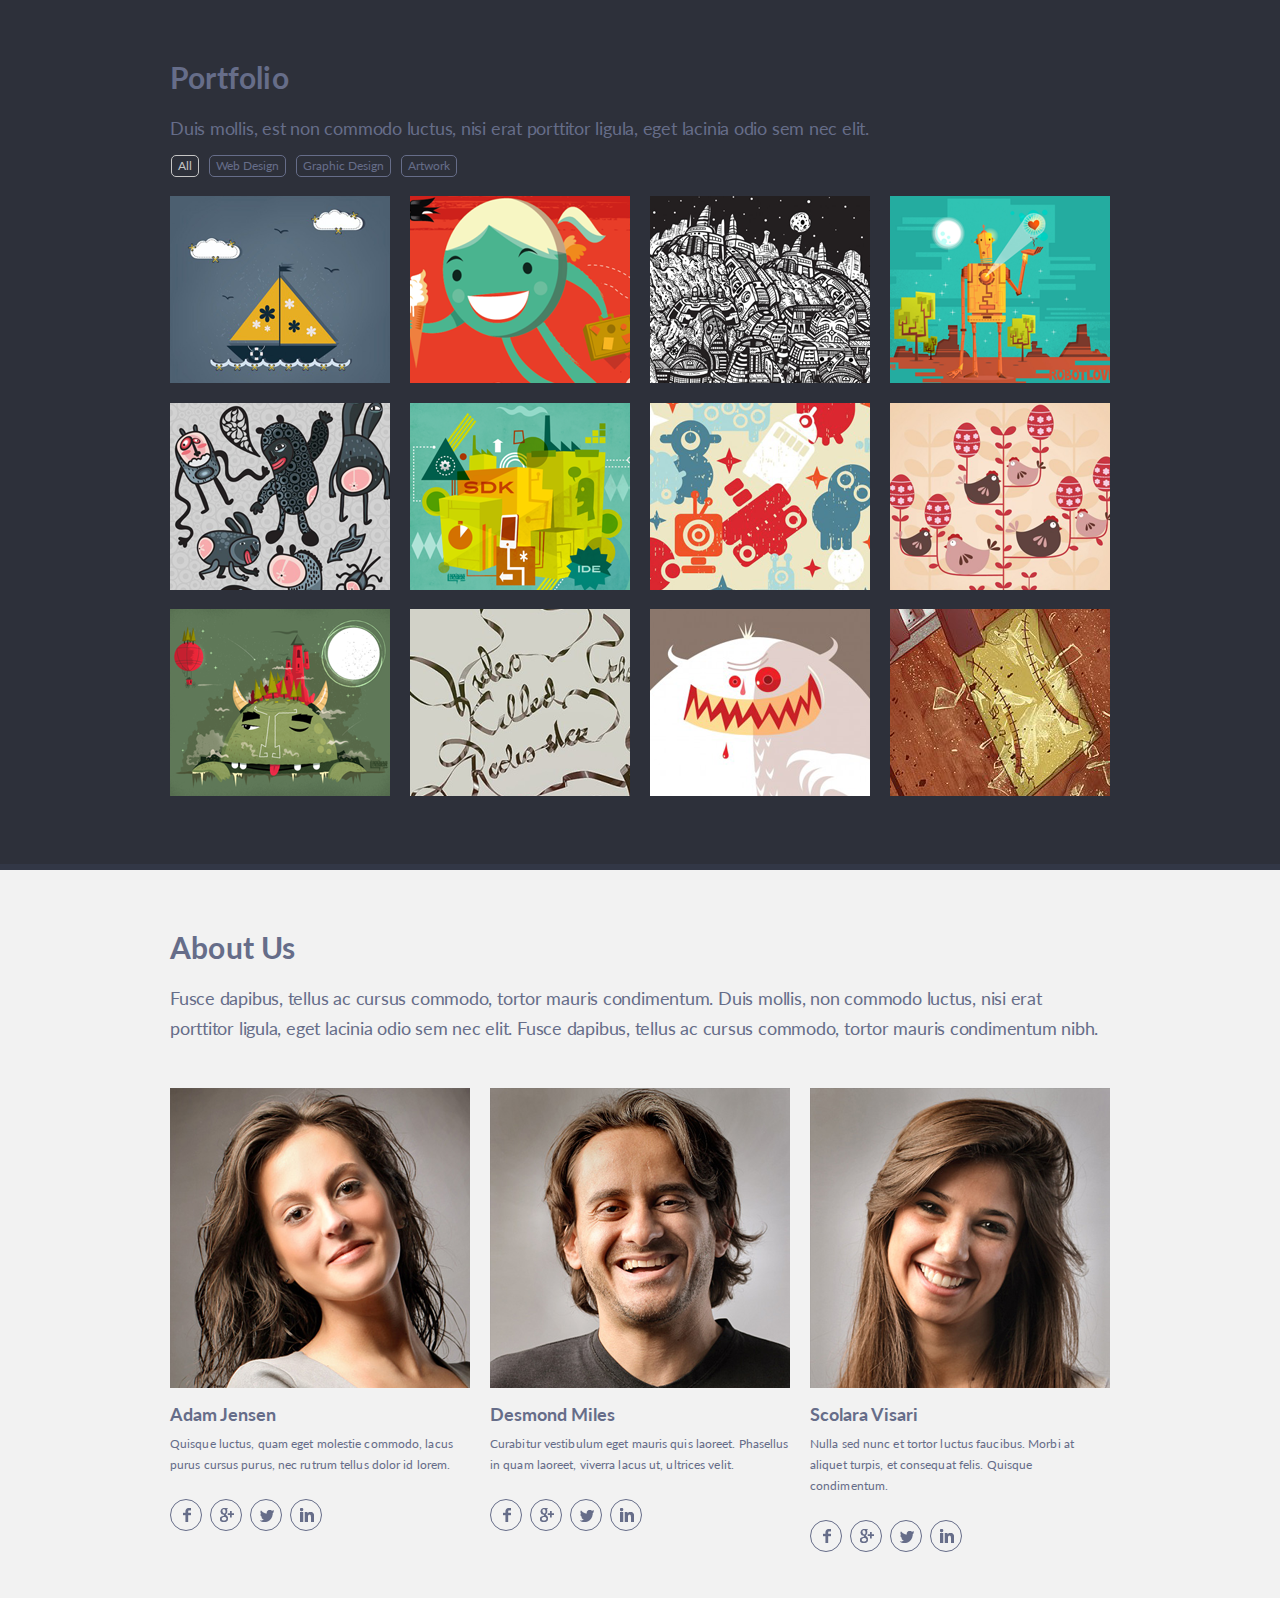
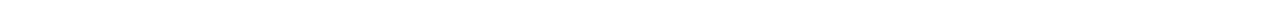
<file: singolo2.html>
<!DOCTYPE html>
<html lang="en">
<head>
	<meta charset="UTF-8">
	<title>Singolo</title>
	<link rel="stylesheet" href="singolo2.css">
	<link href="https://fonts.googleapis.com/css?family=Lato:400,700,900&display=swap" rel="stylesheet">
</head>
<body>
	<section class="portfolio">
		<div class="portfolio__wrapper">
			<h2 class="portfolio__header header">Portfolio</h2>
			<p class="portfolio__text paragraph">Duis mollis, est non commodo luctus, nisi erat porttitor ligula, eget lacinia odio sem nec elit.</p>
			<div class="portfolio__list">
				<ul class="portfolio__links-list">
					<a href="#" class="portfolio__link portfolio__link_active"><li>All</li></a>
					<a href="#" class="portfolio__link"><li>Web Design</li></a>
					<a href="#" class="portfolio__link"><li>Graphic Design</li></a>
					<a href="#" class="portfolio__link"><li>Artwork</li></a>
				</ul>
			</div>
			<div class="gallery">
				<img src="assets/gal-img-1.png" alt="image 1" class="gallery__item">
				<img src="assets/gal-img-2.png" alt="image 2" class="gallery__item">
				<img src="assets/gal-img-3.png" alt="image 3" class="gallery__item">
				<img src="assets/gal-img-4.png" alt="image 4" class="gallery__item">
				<img src="assets/gal-img-5.png" alt="image 5" class="gallery__item">
				<img src="assets/gal-img-6.png" alt="image 6" class="gallery__item">
				<img src="assets/gal-img-7.png" alt="image 7" class="gallery__item">
				<img src="assets/gal-img-8.png" alt="image 8" class="gallery__item">
				<img src="assets/gal-img-9.png" alt="image 9" class="gallery__item">
				<img src="assets/gal-img-10.png" alt="image 10" class="gallery__item">
				<img src="assets/gal-img-11.png" alt="image 11" class="gallery__item">
				<img src="assets/gal-img-12.png" alt="image 12" class="gallery__item">
				<img src="assets/gal-img-10.png" alt="image 10" class="gallery__item">
				<img src="assets/gal-img-11.png" alt="image 11" class="gallery__item">
				<img src="assets/gal-img-12.png" alt="image 12" class="gallery__item">
			</div>
		</div>
	</section>
	<section class="about">
		<div class="about__wrapper">
			<h2 class="about__header header">About Us</h2>
			<p class="about__text paragraph">Fusce dapibus, tellus ac cursus commodo, tortor mauris condimentum. Duis mollis, non commodo luctus, nisi erat porttitor ligula, eget lacinia odio sem nec elit. Fusce dapibus, tellus ac cursus commodo, tortor mauris condimentum nibh.</p>
			<div class="team">
				<div class="team__member">
					<img src="assets/adam.png" alt="Adam" class="team__member-photo">
					<div class="team__member-description">
						<span class="team__member-name">Adam Jensen</span>
						<p class="team__member-text paragraph">Quisque luctus, quam eget molestie commodo, lacus purus cursus purus, nec rutrum tellus dolor id lorem.</p>
						<ul class="media__list">
							<a href="#">
								<li class="media__item"><img src="assets/fb.png" alt="Facebook" class="fb"></li>
							</a>
							<a href="#">
								<li class="media__item"><img src="assets/gplus.png" alt="Google+" class="gplus"></li>
							</a>
							<a href="#">
								<li class="media__item"><img src="assets/tw.png" alt="Twitter" class="tw"></li>
							</a>
							<a href="#">
								<li class="media__item"><img src="assets/linkedin.png" alt="LinkedIn" class="linkedin"></li>
							</a>
						</ul>
					</div>
				</div>
				<div class="team__member">
					<img src="assets/desmond.png" alt="Desmond" class="team__member-photo">
					<div class="team__member-description">
						<span class="team__member-name">Desmond Miles</span>
						<p class="team__member-text paragraph">Curabitur vestibulum eget mauris quis laoreet. Phasellus in quam laoreet, viverra lacus ut, ultrices velit.</p>
						<ul class="media__list">
							<a href="#">
								<li class="media__item"><img src="assets/fb.png" alt="Facebook" class="fb"></li>
							</a>
							<a href="#">
								<li class="media__item"><img src="assets/gplus.png" alt="Google+" class="gplus"></li>
							</a>
							<a href="#">
								<li class="media__item"><img src="assets/tw.png" alt="Twitter" class="tw"></li>
							</a>
							<a href="#">
								<li class="media__item"><img src="assets/linkedin.png" alt="LinkedIn" class="linkedin"></li>
							</a>
						</ul>
					</div>
				</div>
				<div class="team__member">
					<img src="assets/scolara.png" alt="Scolara" class="team__member-photo">
					<div class="team__member-description">
						<span class="team__member-name">Scolara Visari</span>
						<p class="team__member-text paragraph">Nulla sed nunc et tortor luctus faucibus. Morbi at aliquet turpis, et consequat felis. Quisque condimentum.</p>
						<ul class="media__list">
							<a href="#">
								<li class="media__item"><img src="assets/fb.png" alt="Facebook" class="fb"></li>
							</a>
							<a href="#">
								<li class="media__item"><img src="assets/gplus.png" alt="Google+" class="gplus"></li>
							</a>
							<a href="#">
								<li class="media__item"><img src="assets/tw.png" alt="Twitter" class="tw"></li>
							</a>
							<a href="#">
								<li class="media__item"><img src="assets/linkedin.png" alt="LinkedIn" class="linkedin"></li>
							</a>
						</ul>
					</div>
				</div>
			</div>
		</div>
	</section>
</body>
</html>
</file>
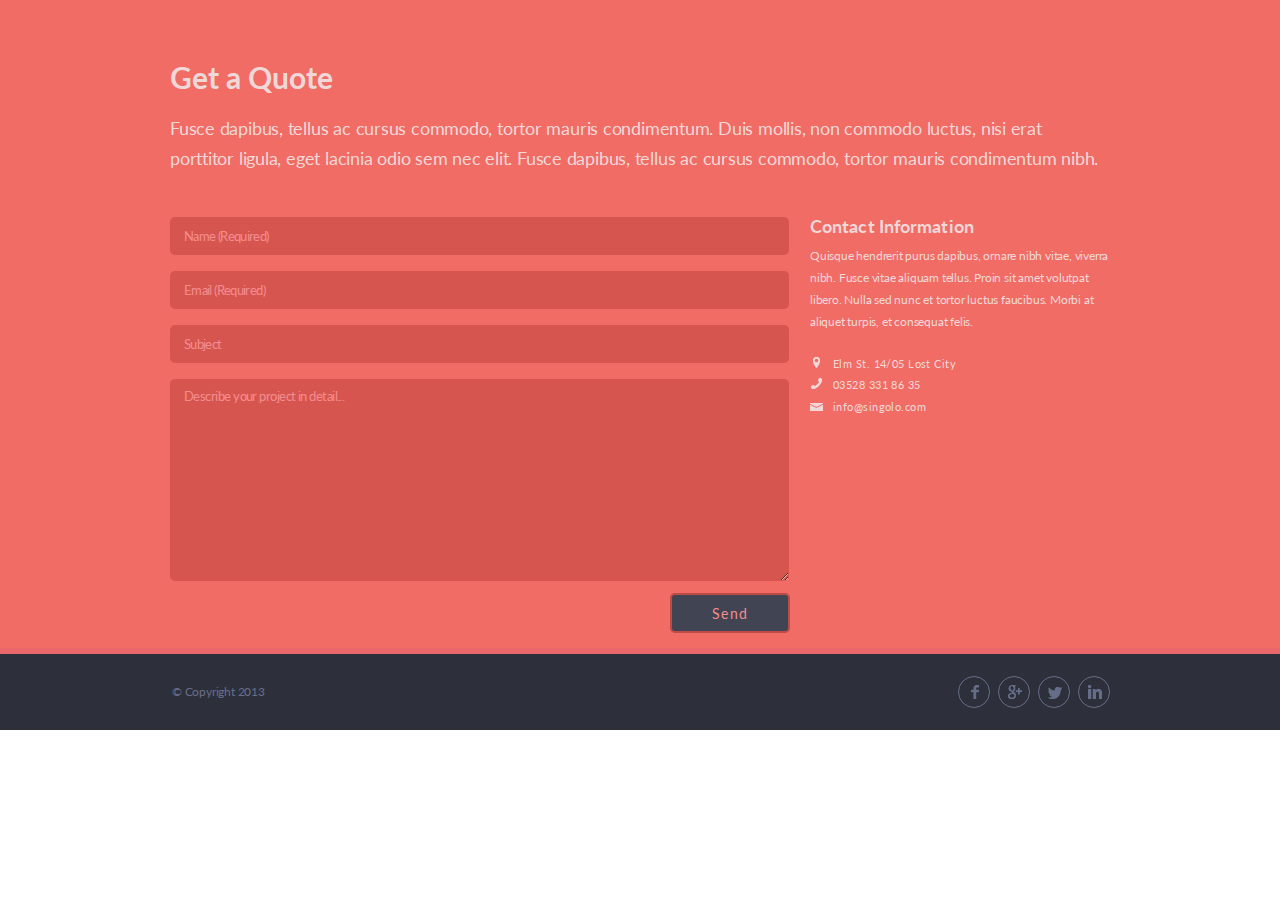
<file: singolo3.html>
<!DOCTYPE html>
<html lang="en">
<head>
	<meta charset="UTF-8">
	<title>Singolo</title>
	<link rel="stylesheet" href="singolo3.css">
	<link href="https://fonts.googleapis.com/css?family=Lato:400,700,900&display=swap" rel="stylesheet">
</head>
<body>
	<section class="get-a-quote">
		<div class="get-a-quote__wrapper">
			<h2 class="get-a-quote__header header">Get a Quote</h2>
			<p class="get-a-quote__text paragraph">Fusce dapibus, tellus ac cursus commodo, tortor mauris condimentum. Duis mollis, non commodo luctus, nisi erat porttitor ligula, eget lacinia odio sem nec elit. Fusce dapibus, tellus ac cursus commodo, tortor mauris condimentum nibh.</p>
			<div class="quote__form">
				<form action="#">
					<input type="text" name="name" class="quote__form_name-field" placeholder="Name (Required)" required>
					<input type="email" name="email" class="quote__form_email-field" placeholder="Email (Required)" required>
					<input type="text" name="subject" class="quote__form_subj-field" placeholder="Subject">
					<textarea name="description" class="quote__form_descr-field" placeholder="Describe your project in detail..."></textarea>
					<button type="submit" class="form__button">Send</button>
				</form>
			</div>
			<div class="contacts">
				<h3 class="contacts__header header">Contact Information</h3>
				<p class="contacts__text paragraph">Quisque hendrerit purus dapibus, ornare nibh vitae, viverra nibh. Fusce vitae aliquam tellus. Proin sit amet volutpat libero. Nulla sed nunc et tortor luctus faucibus. Morbi at aliquet turpis, et consequat felis.</p>
				<div class="contacts__links">
					 <ul class="contacts__list">
					 	<a href="#">
					 		<li class="contacts__list-item contacts__list-item-location">Elm St. 14/05 Lost City</li>
					 	</a>
					 	<a href="tel:+035283318635">
					 		<li class="contacts__list-item contacts__list-item-phone">03528 331 86 35</li>
					 	</a>
					 	<a href="mailto:info@singolo.com">
					 		<li class="contacts__list-item contacts__list-item-email">info@singolo.com</li>
					 	</a>
					 </ul>
				</div>
			</div>
		</div>		
	</section>
	<footer class="footer">
		<div class="footer__wrapper">
			<div class="footer__copyright">&copy; Copyright 2013</div>
			<div class="footer__media">
				<ul class="media__list">
					<li class="media__item"><a href="#"><img src="assets/fb.png" alt="Facebook" class="fb"></a></li>
					<li class="media__item"><a href="#"><img src="assets/gplus.png" alt="Google+" class="gplus"></a></li>
					<li class="media__item"><a href="#"><img src="assets/tw.png" alt="Twitter" class="tw"></a></li>
					<li class="media__item"><a href="#"><img src="assets/linkedin.png" alt="LinkedIn" class="linkedin"></a></li>
				</ul>
			</div>
		</div>
	</footer>
</body>
</html>
</file>
<file: singolo2.css>
* {
	margin: 0;
	padding: 0;
	font-family: Lato, sans-serif;
}

.portfolio {
	background-color: #2d303a;
	height: 864px;
	border-bottom: 6px solid #323746;
	color: #666d89;
}

.portfolio__wrapper {
	width: 940px;
	margin: 0 auto;
}

.header {
	padding: 59px 0 18px;
    font-size: 30px;
    letter-spacing: 0.2px;
}

.paragraph {
	font-size: 18px;
    letter-spacing: -0.22px;
    line-height: 30px;
}

.portfolio__list {
    margin: 12px 0 20px 1px;
}

.portfolio__links-list {
	list-style: none;
	font-size: 12px;
}

.portfolio__link {
	float: left;
	border: 1px solid #666d89;
	border-radius: 5px;
    padding: 2px 6px 3px;
    margin-right: 10px;
}

.portfolio__link {
	text-decoration: none;
	color: #666d89;
}

.portfolio__link_active {
	border: 1px solid #c5c5c5;
	color: #c5c5c5;
}

.portfolio__link:hover {
	border: 1px solid #c5c5c5;
	color: #c5c5c5;
}

.gallery {
	width: 940px;
	height: 600px;
	display: flex;
	flex-direction: column;
	flex-wrap: wrap;
	justify-content: space-between;
	align-content: space-between;
	padding-top: 19px;
	overflow: hidden;
}

.gallery__item {
	margin-right: 20px;
}

.about {
	height: 728px;
	background-color: #f2f2f2;
	border-bottom: 6px solid #fff;
	color: #666d89;
}

.about__wrapper {
	width: 940px;
	margin: 0 auto;
}

.team {
	display: flex;
	justify-content: space-between;
	margin-top: 45px;
}

.team__member {
	width: 300px;
}

.team__member-description {
	padding: 12px 0;
}

.team__member-name {
	height: 18px;
	overflow: hidden;
	font-weight: bold;
	font-size: 18px;
}

.team__member-text {
	font-size: 12px;
	line-height: 21px;
	letter-spacing: 0.1px;
	margin-top: 8px;
}

.media__list {
	list-style: none;
	margin-top: 24px;
}

.media__item {
	float: left;
	margin-right: 8px;
	width: 30px;
	height: 30px;
	border: 1px solid #666d89;
	border-radius: 50%;
}

.media__item:hover {
	background: #a8b2da;
}

.media__item img {
	position: relative;
	top: 21%;
}

.fb {
	left: 12px;
}

.gplus, .tw, .linkedin {
	left: 9px;
}
</file>
<file: singolo3.css>
* {
	margin: 0;
	padding: 0;
	font-family: Lato, sans-serif;
}

.get-a-quote {
	height: 648px;
	background-color: #f06c64;
	border-bottom: 6px solid #ea676b;
	color: #f0d8d9;
}

.get-a-quote__wrapper {
	width: 940px;
	margin: 0 auto;
}

.header {
	padding: 59px 0 18px;
    font-size: 30px;
    letter-spacing: 0.2px;
}

.get-a-quote__header {
	letter-spacing: 0;
}

.paragraph {
	font-size: 18px;
    letter-spacing: -0.22px;
    line-height: 30px;
}

.quote__form {
	width: 620px;
	margin-top: 44px;
	float: left;
}

.quote__form input {
	width: 605px;
	height: 38px;
	margin-bottom: 16px;
	background-color: #d6564f;
	border: none;
	border-radius: 5px;
	padding-left: 14px;
    letter-spacing: -0.63px;
}

input[type="text"], input[type="email"] {
	color: #f48c8f;
}

input[type="text"]::-webkit-input-placeholder,
input[type="email"]::-webkit-input-placeholder,
.quote__form_descr-field::-webkit-input-placeholder { 
	color: #f48c8f;
}

input[type="text"]::-moz-placeholder,
input[type="email"]::-moz-placeholder,
.quote__form_descr-field::-moz-placeholder { 
	color: #f48c8f;
}

.quote__form_descr-field {
	width: 605px;
	height: 193px;
	background-color: #d6564f;
	border: none;
	border-radius: 5px;
	padding: 9px 0 0 14px;
    letter-spacing: -0.55px;
    color: #f48c8f;
}

.form__button {
	float: right;
	width: 120px;
	height: 40px;
	margin-top: 9px;
	font-size: 14px;
	letter-spacing: 1.5px;
	background-color: #414553;
	color: #f48c8f;
	border: 2px solid #bd4c46;
	border-radius: 5px;
}

.form__button:hover {
	background-color: #bd4c46;
	color: #f48c8f;
	cursor: pointer;
}

.contacts {
	float: right;
	width: 300px;
}

.contacts__header {
	padding: 42px 0 8px;
    font-size: 18px;
    letter-spacing: 0.1px;
}

.contacts__text {
	font-size: 12px;
    line-height: 22px;
    letter-spacing: -0.2px;
}

.contacts__links {
	margin-top: 24px;
	font-size: 11px;
}

.contacts__list {
	list-style: none;
}

.contacts__list a {
	text-decoration: none;
	color: #f0d8d9;
}

.contacts__list-item {
	margin-bottom: 8px;
    letter-spacing: 0.44px;
}

.contacts__list-item-location {
	margin-top: 1px;
}

.contacts__list-item-location:before {
	content: url(assets/location.png);
	margin: 0 13px 0 3px;
}

.contacts__list-item-phone {
	margin-top: 8px;
}

.contacts__list-item-phone:before {
	content: url(assets/phone-mini.png);
	margin: 0 11px 0 1px;
}

.contacts__list-item-email {
	margin-top: 9px;
}

.contacts__list-item-email:before {
	content: url(assets/mail.png);
	margin: 0px 10px 0 0px;
}

.footer {
	height: 76px;
	background-color: #2d303a;
}

.footer__wrapper {
	width: 940px;
	margin: 0 auto;
}

.footer__copyright {
	padding-top: 30px;
    font-size: 12px;
    padding-left: 2px;
    color: #666d89;
    letter-spacing: -0.2px;
    display: inline-block;
}

.footer__media {
	display: block;
	float: right;
}

.media__list {
	list-style: none;
	margin-top: 22px;
}

.media__item {
	float: left;
	margin-right: 8px;
	width: 30px;
	height: 30px;
	border: 1px solid #666d89;
	border-radius: 50%;
}

.media__item:last-child {
	margin-right: 0;
}

.media__item:hover {
	background: #a8b2da;
}

.media__item img {
	position: relative;
	top: 21%;
}

.fb {
	left: 12px;
}

.gplus, .tw, .linkedin {
	left: 9px;
}
</file>
